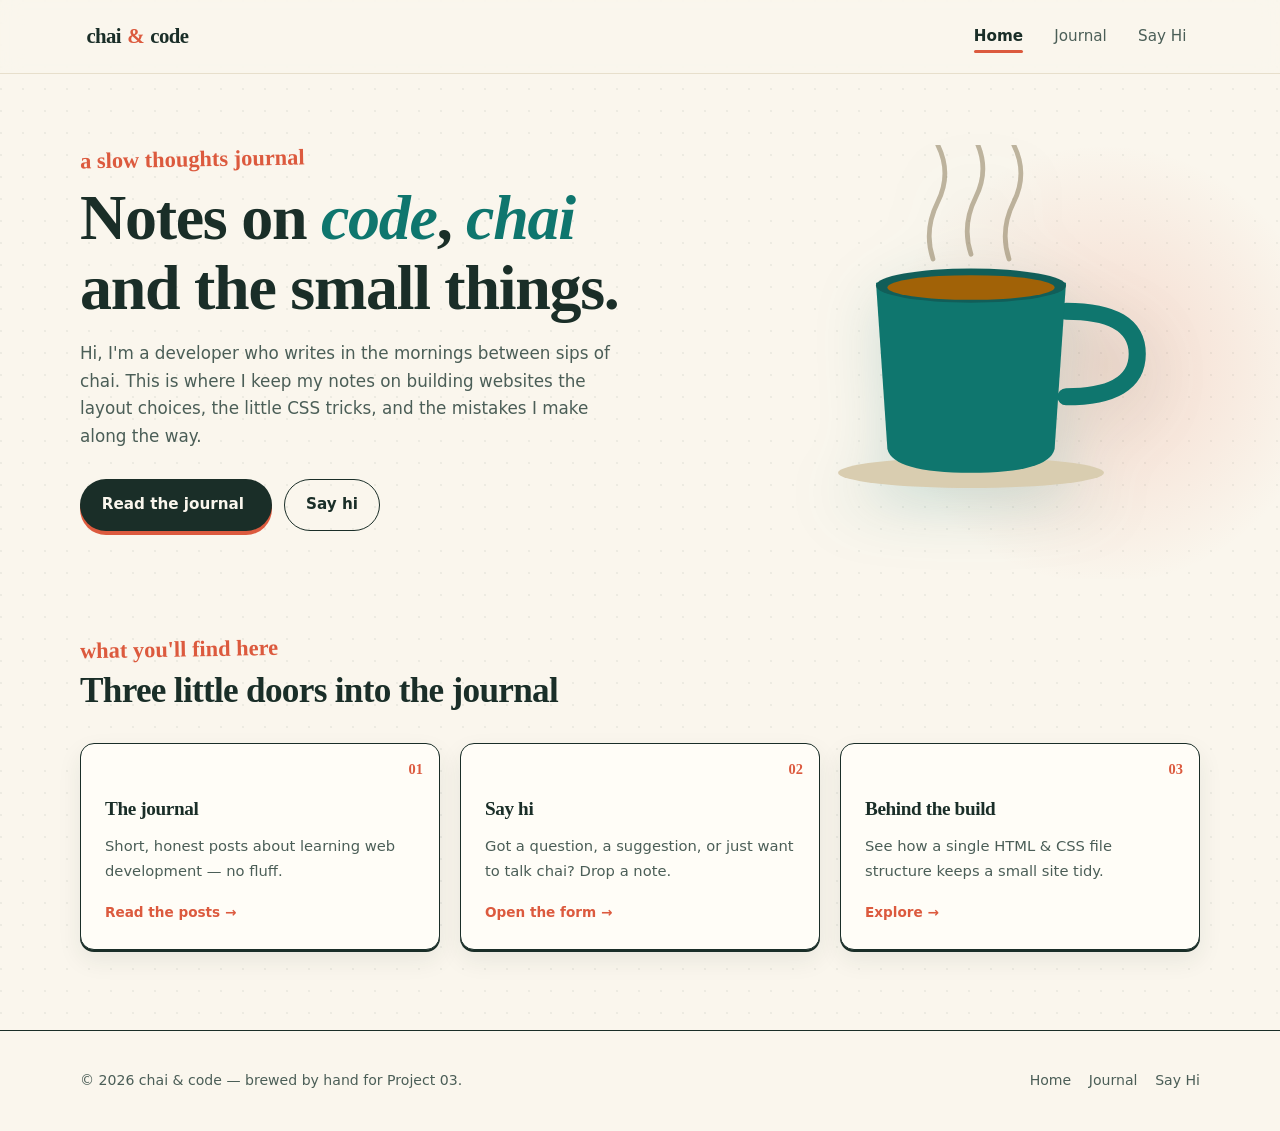
<file: Index.html>
<!DOCTYPE html>
<html lang="en">
<head>
  <title>Chai &amp; Code — Home</title>
  <link rel="stylesheet" href="style.css">
</head>
<body>

  <header class="site-header">
    <div class="container header-inner">
      <a class="logo" href="index.html">
        <i class="fa-solid fa-mug-hot"></i> chai<span>&amp;</span>code
      </a>

      <nav class="main-nav" aria-label="Main navigation">
        <a href="index.html" class="active" aria-current="page">Home</a>
        <a href="blog.html">Journal</a>
        <a href="contact.html">Say Hi</a>
      </nav>
    </div>
  </header>

  <main>
    <section class="hero">
      <div class="container hero-inner">

        <div class="hero-text">
          <p class="eyebrow">a slow thoughts journal</p>
          <h1>Notes on <em>code</em>, <em>chai</em><br>and the small things.</h1>
          <p class="hero-lead">
            Hi, I'm a developer who writes in the mornings between sips of chai.
            This is where I keep my notes on building websites  the layout choices,
            the little CSS tricks, and the mistakes I make along the way.
          </p>

          <div class="hero-actions">
            <a class="btn btn-primary" href="blog.html">
              Read the journal <i class="fa-solid fa-arrow-right"></i>
            </a>
            <a class="btn btn-ghost" href="contact.html">Say hi</a>
          </div>
        </div>

        <div class="hero-art">
          <svg class="chai-art" viewBox="0 0 400 400" xmlns="http://www.w3.org/2000/svg" role="img" aria-label="Illustration of a cup of chai with rising steam">
            
            <ellipse cx="200" cy="345" rx="140" ry="16" fill="#d9cdb0"/>

            <path d="M 300 175 Q 375 175 375 220 Q 375 265 300 265"
                  fill="none" stroke="#0f766e" stroke-width="18" stroke-linecap="round"/>

            <path d="M 100 145 L 112 320 Q 118 345 200 345 Q 282 345 288 320 L 300 145 Z"
                  fill="#0f766e"/>

            <ellipse cx="200" cy="148" rx="100" ry="18" fill="#115e59"/>

            <ellipse cx="200" cy="150" rx="88" ry="13" fill="#a16207"/>

            <path class="steam steam-1" d="M 160 120 Q 150 90 165 60 Q 180 30 165 0"
                  fill="none" stroke="#8b7d5b" stroke-width="5" stroke-linecap="round"/>
            <path class="steam steam-2" d="M 200 115 Q 190 85 205 55 Q 220 25 205 -5"
                  fill="none" stroke="#8b7d5b" stroke-width="5" stroke-linecap="round"/>
            <path class="steam steam-3" d="M 240 120 Q 230 90 245 60 Q 260 30 245 0"
                  fill="none" stroke="#8b7d5b" stroke-width="5" stroke-linecap="round"/>
          </svg>
        </div>
      </div>
    </section>
    
    <section class="features">
      <div class="container">
        <p class="eyebrow">what you'll find here</p>
        <h2>Three little doors into the journal</h2>
        <div class="feature-grid">
          <a href="blog.html" class="feature-card">
            <span class="feature-num">01</span>
            <i class="fa-solid fa-pen-nib feature-icon"></i>
            <h3>The journal</h3>
            <p>Short, honest posts about learning web development — no fluff.</p>
            <span class="feature-link">Read the posts →</span>
          </a>
          <a href="contact.html" class="feature-card">
            <span class="feature-num">02</span>
            <i class="fa-solid fa-envelope-open-text feature-icon"></i>
            <h3>Say hi</h3>
            <p>Got a question, a suggestion, or just want to talk chai? Drop a note.</p>
            <span class="feature-link">Open the form →</span>
          </a>
          <a href="blog.html" class="feature-card">
            <span class="feature-num">03</span>
            <i class="fa-solid fa-code feature-icon"></i>
            <h3>Behind the build</h3>
            <p>See how a single HTML &amp; CSS file structure keeps a small site tidy.</p>
            <span class="feature-link">Explore →</span>
          </a>
        </div>
      </div>
    </section>
  </main>
  <footer class="site-footer">
    <div class="container footer-inner">
      <p>© 2026 chai &amp; code — brewed by hand for Project 03.</p>
      <nav aria-label="Footer navigation">
        <a href="index.html">Home</a>
        <a href="blog.html">Journal</a>
        <a href="contact.html">Say Hi</a>
      </nav>
    </div>
  </footer>

</body>
</html>
</file>
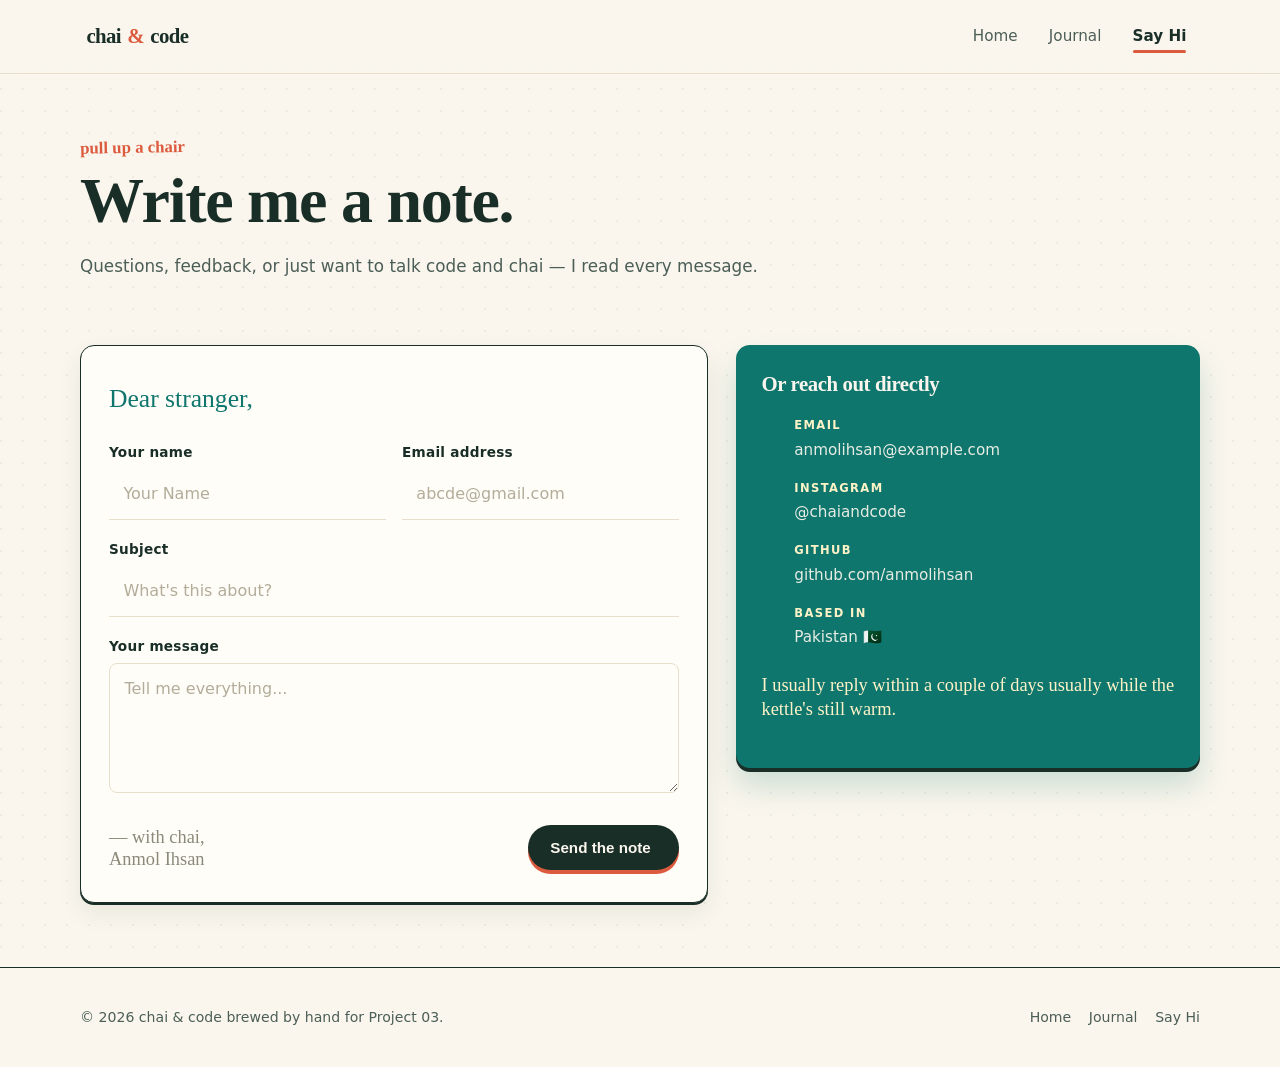
<file: contact.html>
<!DOCTYPE html>
<html lang="en">
<head>
  
  <title>Say Hi — Chai &amp; Code</title>

  <link rel="stylesheet" href="style.css">

  <style>
    .contact-form::before {
      display: none !important;
    }
    .form-greeting {
      padding-left: 0 !important;
    }
  </style>
</head>
<body>

  <header class="site-header">
    <div class="container header-inner">
      <a class="logo" href="index.html">
        <i class="fa-solid fa-mug-hot"></i> chai<span>&amp;</span>code
      </a>
      <nav class="main-nav" aria-label="Main navigation">
        <a href="index.html">Home</a>
        <a href="blog.html">Journal</a>
        <a href="contact.html" class="active" aria-current="page">Say Hi</a>
      </nav>
    </div>
  </header>

  <main>

    <section class="page-header">
      <div class="container">
        <p class="eyebrow">pull up a chair</p>
        <h1>Write me a note.</h1>
        <p>Questions, feedback, or just want to talk code and chai — I read every message.</p>
      </div>
    </section>

    <section class="container">
      <div class="contact-layout">

        <form class="contact-form" action="#" method="post">
          <p class="form-greeting">Dear stranger,</p>

          <div class="form-row">
            <div class="form-group">
              <label for="name">Your name</label>
              <input type="text" id="name" name="name" placeholder="Your Name " required>
            </div>
            <div class="form-group">
              <label for="email">Email address</label>
              <input type="email" id="email" name="email" placeholder="abcde@gmail.com" required>
            </div>
          </div>

          <div class="form-group">
            <label for="subject">Subject</label>
            <input type="text" id="subject" name="subject" placeholder="What's this about?" required>
          </div>

          <div class="form-group">
            <label for="message">Your message</label>
            <textarea id="message" name="message" placeholder="Tell me everything..." required></textarea>
          </div>

          <div class="form-footer">
            <p class="form-signoff">— with chai, <br>Anmol Ihsan</p>
            <button class="btn btn-primary" type="submit">
              Send the note <i class="fa-solid fa-paper-plane"></i>
            </button>
          </div>
        </form>

        <aside class="contact-card">
          <h2>Or reach out directly</h2>

          <ul class="contact-list">
            <li>
              <i class="fa-solid fa-envelope"></i>
              <div>
                <strong>Email</strong>
                anmolihsan@example.com
              </div>
            </li>
            <li>
              <i class="fa-brands fa-instagram"></i>
              <div>
                <strong>Instagram</strong>
                @chaiandcode
              </div>
            </li>
            <li>
              <i class="fa-brands fa-github"></i>
              <div>
                <strong>GitHub</strong>
                github.com/anmolihsan
              </div>
            </li>
            <li>
              <i class="fa-solid fa-location-dot"></i>
              <div>
                <strong>Based in</strong>
                Pakistan 🇵🇰
              </div>
            </li>
          </ul>

          <p class="contact-note">
            I usually reply within a couple of days usually while the kettle's still warm.
          </p>
        </aside>

      </div>
    </section>

  </main>

  <footer class="site-footer">
    <div class="container footer-inner">
      <p>© 2026 chai &amp; code brewed by hand for Project 03.</p>
      <nav aria-label="Footer navigation">
        <a href="index.html">Home</a>
        <a href="blog.html">Journal</a>
        <a href="contact.html">Say Hi</a>
      </nav>
    </div>
  </footer>

</body>
</html>
</file>
<file: style.css>
:root {
  --cream:      #faf6ed;
  --paper:      #fffdf7;
  --ink:        #1a2e28;
  --ink-soft:   #4b5e57;
  --muted:      #8a8a7b;
  --teal:       #0f766e;
  --teal-dark:  #115e59;
  --coral:      #dc5a3e;
  --gold:       #d4a017;
  --rose:       #c2410c;
  --border:     #e7dfcc;
  --radius:     14px;
  --shadow:     0 2px 0 var(--ink),
                0 10px 24px rgba(26, 46, 40, 0.08);
  --max:        1120px;
}

* { box-sizing: border-box; }

html { scroll-behavior: smooth; }

body {
  margin: 0;
  font-family: "Inter", system-ui, sans-serif;
  color: var(--ink);
  line-height: 1.65;
  background-color: var(--cream);
  /* subtle paper dot-grid */
  background-image:
    radial-gradient(circle at 1px 1px, rgba(26, 46, 40, 0.06) 1px, transparent 0);
  background-size: 22px 22px;
}

img { max-width: 100%; display: block; }
a { color: inherit; text-decoration: none; }

.container {
  width: min(100% - 2rem, var(--max));
  margin-inline: auto;
}

h1, h2, h3 {
  font-family: "Fraunces", Georgia, serif;
  letter-spacing: -0.02em;
  line-height: 1.1;
  margin: 0 0 0.5rem;
  font-weight: 800;
}

h1 { font-size: clamp(2.2rem, 5.5vw, 4rem); }
h2 { font-size: clamp(1.5rem, 3vw, 2.2rem); }

p { color: var(--ink-soft); max-width: 65ch; }

.eyebrow {
  font-family: "Caveat", cursive;
  font-size: 1.4rem;
  color: var(--coral);
  margin: 0 0 0.5rem;
  font-weight: 600;
  transform: rotate(-1deg);
}

em {
  font-style: italic;
  color: var(--teal);
}

.site-header {
  position: sticky;
  top: 0;
  z-index: 20;
  background: rgba(250, 246, 237, 0.85);
  backdrop-filter: blur(10px);
  -webkit-backdrop-filter: blur(10px);
  border-bottom: 1px solid var(--border);
}

.header-inner {
  display: flex;
  justify-content: space-between;
  align-items: center;
  flex-wrap: wrap;
  gap: 1rem;
  padding: 1rem 0;
}

.logo {
  font-family: "Fraunces", serif;
  font-weight: 900;
  font-size: 1.3rem;
  letter-spacing: -0.03em;
  display: inline-flex;
  align-items: center;
  gap: 0.4rem;
}

.logo i { color: var(--coral); font-size: 1rem; }
.logo span { color: var(--coral); }

.main-nav {
  display: flex;
  gap: 0.25rem;
  flex-wrap: wrap;
}

.main-nav a {
  font-weight: 500;
  font-size: 0.95rem;
  color: var(--ink-soft);
  padding: 0.5rem 0.85rem;
  border-radius: 999px;
  position: relative;
  transition: color 0.2s;
}

.main-nav a:hover { color: var(--teal); }

.main-nav a.active {
  color: var(--ink);
  font-weight: 700;
}

.main-nav a.active::after {
  content: "";
  position: absolute;
  left: 0.85rem;
  right: 0.85rem;
  bottom: 0.25rem;
  height: 3px;
  border-radius: 3px;
  background: var(--coral);
}

.btn {
  display: inline-flex;
  align-items: center;
  gap: 0.4rem;
  padding: 0.8rem 1.3rem;
  border-radius: 999px;
  font-weight: 600;
  font-size: 0.95rem;
  border: 1.5px solid transparent;
  transition: transform 0.15s, box-shadow 0.15s;
  cursor: pointer;
}

.btn:hover { transform: translateY(-1px); }

.btn-primary {
  background: var(--ink);
  color: var(--cream);
  box-shadow: 0 4px 0 var(--coral);
}
.btn-primary:hover { box-shadow: 0 5px 0 var(--coral); }

.btn-ghost {
  background: transparent;
  color: var(--ink);
  border-color: var(--ink);
}
.btn-ghost:hover { background: var(--ink); color: var(--cream); }

.hero {
  padding: 4rem 0 3rem;
  overflow: hidden;
  position: relative;
}

.hero::before {

  content: "";
  position: absolute;
  top: 10%;
  right: -5%;
  width: 480px;
  height: 480px;
  border-radius: 50%;
  background: radial-gradient(circle, rgba(220, 90, 62, 0.18), transparent 65%);
  pointer-events: none;
}

.hero-inner {
  display: grid;
  grid-template-columns: 1.15fr 0.85fr;
  gap: 2.5rem;
  align-items: center;
  position: relative;
}

.hero-lead {
  font-size: 1.05rem;
  margin-top: 1rem;
  max-width: 52ch;
}

.hero-actions {
  display: flex;
  gap: 0.75rem;
  flex-wrap: wrap;
  margin-top: 1.75rem;
}

.hero-art {
  display: flex;
  justify-content: center;
}

.chai-art {
  width: 100%;
  max-width: 380px;
  filter: drop-shadow(0 20px 30px rgba(15, 118, 110, 0.18));
}

.steam {
  transform-origin: 200px 120px;
  animation: rise 3.5s ease-in-out infinite;
  opacity: 0.55;
}
.steam-2 { animation-delay: 0.6s; }
.steam-3 { animation-delay: 1.2s; }

@keyframes rise {
  0%, 100% { opacity: 0.15; transform: translateY(0) scaleY(0.9); }
  50%      { opacity: 0.7;  transform: translateY(-10px) scaleY(1.05); }
}

.features {
  padding: 3rem 0 5rem;
}

.features h2 { margin-bottom: 2rem; }

.feature-grid {
  display: grid;
  grid-template-columns: repeat(3, 1fr);
  gap: 1.25rem;
}

.feature-card {
  position: relative;
  background: var(--paper);
  border: 1.5px solid var(--ink);
  border-radius: var(--radius);
  padding: 1.75rem 1.5rem 1.5rem;
  box-shadow: var(--shadow);
  transition: transform 0.2s, box-shadow 0.2s;
}

.feature-card:hover {
  transform: translate(-2px, -2px);
  box-shadow: 0 4px 0 var(--ink), 0 18px 30px rgba(26, 46, 40, 0.12);
}

.feature-num {
  position: absolute;
  top: 0.85rem;
  right: 1rem;
  font-family: "Fraunces", serif;
  font-weight: 900;
  font-size: 0.9rem;
  color: var(--coral);
}

.feature-icon {
  font-size: 1.5rem;
  color: var(--teal);
  margin-bottom: 0.75rem;
  display: inline-block;
}

.feature-card h3 {
  font-size: 1.2rem;
  margin-bottom: 0.5rem;
}

.feature-card p {
  font-size: 0.92rem;
  margin-bottom: 1rem;
}

.feature-link {
  font-size: 0.85rem;
  font-weight: 600;
  color: var(--coral);
}

.page-header {
  padding: 3.5rem 0 1.5rem;
}

.page-header p {
  font-size: 1.05rem;
}

.post-grid {
  display: grid;
  grid-template-columns: repeat(2, 1fr);
  gap: 1.75rem;
  padding: 1.5rem 0 4rem;
}
.post-card {
  background: var(--paper);
  border: 1.5px solid var(--ink);
  border-radius: var(--radius);
  overflow: hidden;
  box-shadow: var(--shadow);
  transition: transform 0.2s, box-shadow 0.2s;
}

.post-card:hover {
  transform: translate(-2px, -2px) rotate(-0.3deg);
  box-shadow: 0 4px 0 var(--ink), 0 20px 34px rgba(26, 46, 40, 0.12);
}

.post-media {
  position: relative;
  aspect-ratio: 16 / 10;
  overflow: hidden;
}

.post-media img {
  width: 100%;
  height: 100%;
  object-fit: cover;
}

.post-tag {
  position: absolute;
  top: 0.9rem;
  left: 0.9rem;
  font-size: 0.72rem;
  font-weight: 700;
  letter-spacing: 0.12em;
  text-transform: uppercase;
  padding: 0.35rem 0.7rem;
  border-radius: 999px;
  background: var(--paper);
  border: 1.5px solid var(--ink);
  color: var(--ink);
}

.tag-chai   { background: #fef3c7; }
.tag-code   { background: #ccfbf1; }
.tag-design { background: #fde68a; }
.tag-life   { background: #fecaca; }

.post-body {
  padding: 1.25rem 1.25rem 1.4rem;
}

.post-date {
  display: inline-block;
  font-size: 0.75rem;
  font-weight: 700;
  letter-spacing: 0.1em;
  text-transform: uppercase;
  color: var(--coral);
  margin-bottom: 0.4rem;
}

.post-body h2 {
  font-size: 1.25rem;
  margin-bottom: 0.5rem;
}

.post-body p {
  font-size: 0.95rem;
  margin-bottom: 0.9rem;
}

.post-more {
  font-size: 0.85rem;
  font-weight: 700;
  color: var(--teal);
  border-bottom: 2px solid var(--coral);
  padding-bottom: 2px;
}

.contact-layout {
  display: grid;
  grid-template-columns: 1.15fr 0.85fr;
  gap: 1.75rem;
  padding: 1.5rem 0 4rem;
  align-items: start;
}

.contact-form {
  background: var(--paper);
  border: 1.5px solid var(--ink);
  border-radius: var(--radius);
  padding: 2rem 1.75rem;
  box-shadow: var(--shadow);
  position: relative;
}

.contact-form::before {

  content: "";
  position: absolute;
  left: 3.25rem;
  top: 0;
  bottom: 0;
  width: 1.5px;
  background: rgba(220, 90, 62, 0.35);
  pointer-events: none;
}

.form-greeting {
  font-family: "Caveat", cursive;
  font-size: 1.6rem;
  color: var(--teal);
  margin: 0 0 1.25rem;
  padding-left: 1.75rem;
}

.form-group { margin-bottom: 1.1rem; }

.form-row {
  display: grid;
  grid-template-columns: 1fr 1fr;
  gap: 1rem;
}

label {
  display: block;
  font-weight: 600;
  font-size: 0.85rem;
  margin-bottom: 0.35rem;
  letter-spacing: 0.02em;
}

input, textarea {
  width: 100%;
  font: inherit;
  color: var(--ink);
  padding: 0.75rem 0.9rem;
  background: transparent;
  border: none;
  border-bottom: 1.5px solid var(--border);
  border-radius: 0;
  transition: border-color 0.2s;
}

input:focus, textarea:focus {
  outline: none;
  border-bottom-color: var(--coral);
}

input::placeholder, textarea::placeholder {
  color: #b3ac9a;
}

textarea {
  min-height: 130px;
  resize: vertical;
  border: 1.5px solid var(--border);
  border-radius: 8px;
}

.form-footer {
  display: flex;
  justify-content: space-between;
  align-items: flex-end;
  gap: 1rem;
  flex-wrap: wrap;
  margin-top: 1.5rem;
}

.form-signoff {
  font-family: "Caveat", cursive;
  font-size: 1.15rem;
  color: var(--muted);
  margin: 0;
  line-height: 1.2;
}

.contact-card {
  background: var(--teal);
  color: var(--cream);
  border-radius: var(--radius);
  padding: 1.75rem 1.6rem;
  box-shadow: 0 4px 0 var(--ink), 0 18px 30px rgba(15, 118, 110, 0.2);
}

.contact-card h2 {
  color: var(--cream);
  font-size: 1.3rem;
  margin-bottom: 1.25rem;
}

.contact-list {
  list-style: none;
  padding: 0;
  margin: 0;
  display: grid;
  gap: 1rem;
}

.contact-list li {
  display: flex;
  gap: 0.85rem;
  align-items: flex-start;
}

.contact-list i {
  font-size: 1rem;
  color: #fef3c7;
  width: 1.2rem;
  margin-top: 0.2rem;
}

.contact-list strong {
  display: block;
  font-size: 0.72rem;
  letter-spacing: 0.12em;
  text-transform: uppercase;
  color: #fef3c7;
  margin-bottom: 0.15rem;
}

.contact-list div {
  color: rgba(250, 246, 237, 0.92);
  font-size: 0.95rem;
}

.contact-note {
  margin-top: 1.5rem;
  font-family: "Caveat", cursive;
  font-size: 1.15rem;
  color: #fef3c7;
  line-height: 1.3;
}

.site-footer {
  border-top: 1.5px solid var(--ink);
  background: var(--cream);
}

.footer-inner {
  display: flex;
  justify-content: space-between;
  align-items: center;
  gap: 1rem;
  padding: 1.5rem 0;
  flex-wrap: wrap;
  font-size: 0.88rem;
  color: var(--ink-soft);
}

.footer-inner nav {
  display: flex;
  gap: 1.1rem;
  flex-wrap: wrap;
}

.footer-inner a:hover { color: var(--coral); }

@media (max-width: 860px) {
  .hero-inner,
  .contact-layout {
    grid-template-columns: 1fr;
  }

  .hero-art { order: -1; }
  .chai-art { max-width: 260px; }

  .feature-grid,
  .post-grid {
    grid-template-columns: 1fr;
  }

  .form-row {
    grid-template-columns: 1fr;
  }

  .contact-form::before {
    left: 2.5rem;
  }

  .hero::before {
    width: 320px;
    height: 320px;
  }
}

@media (max-width: 520px) {
  .header-inner { justify-content: center; }
  .main-nav { justify-content: center; }
  .form-footer { flex-direction: column; align-items: stretch; }
  .form-footer .btn { justify-content: center; }
}
</file>
